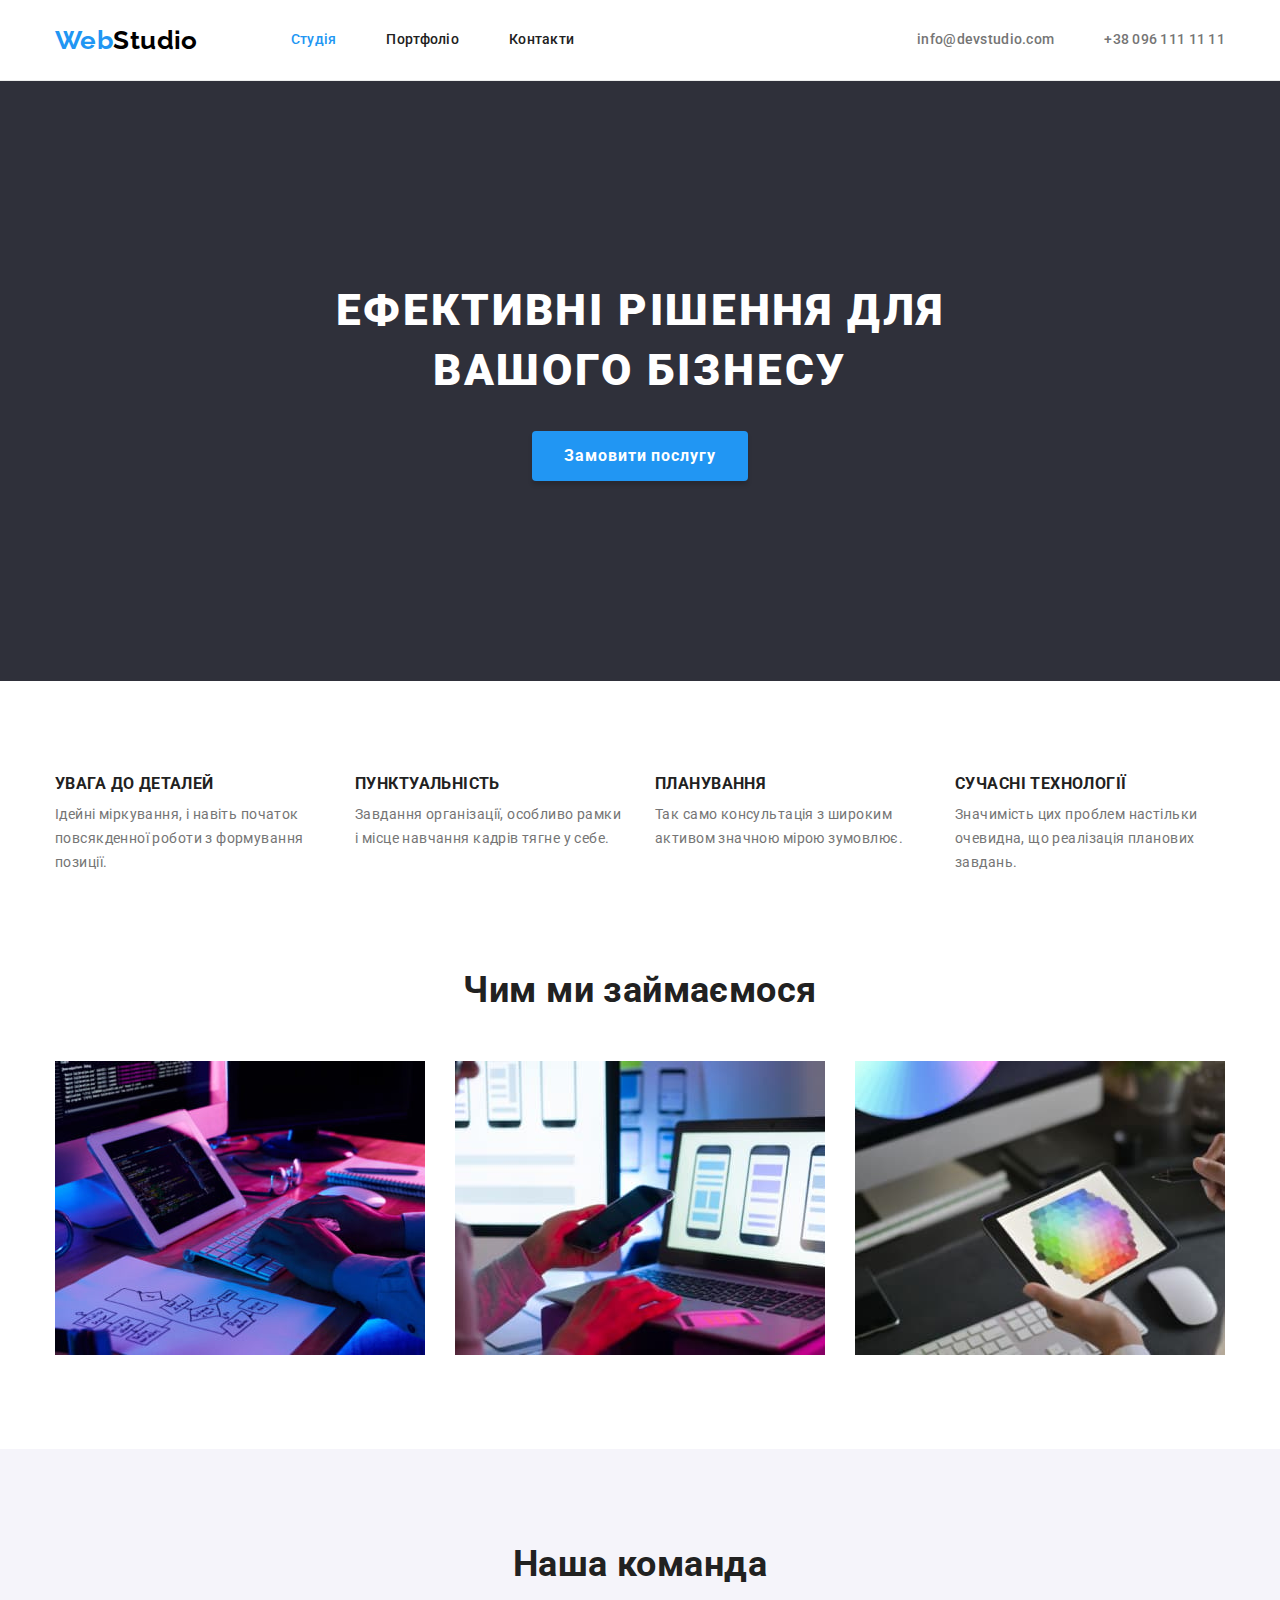
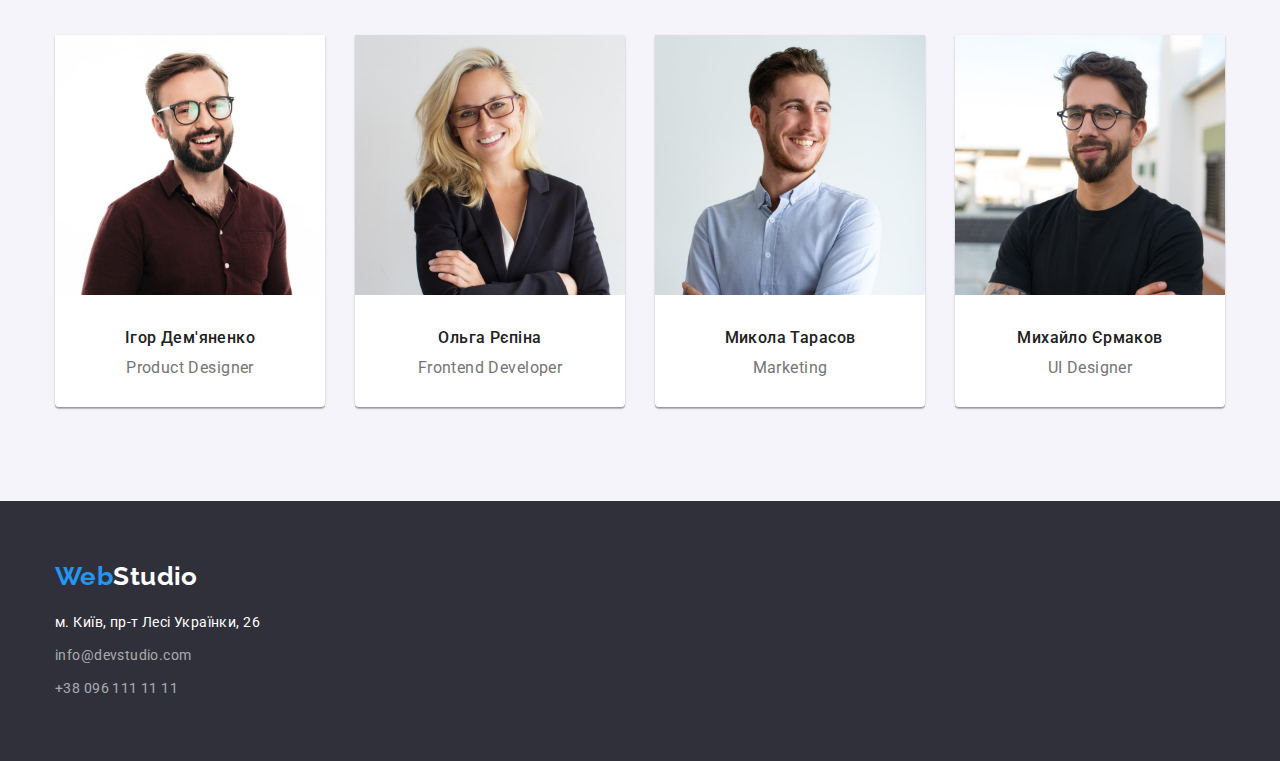
<file: index.html>
<!DOCTYPE html>
<html lang="uk">
  <head>
    <meta charset="UTF-8" />
    <meta http-equiv="X-UA-Compatible" content="IE=edge" />
    <meta name="viewport" content="width=device-width, initial-scale=1.0" />
    <title>Студія</title>
    <link
      rel="stylesheet"
      href="https://cdn.jsdelivr.net/npm/modern-normalize@1.1.0/modern-normalize.min.css"
    />
    <link
      href="https://fonts.googleapis.com/css2?family=Raleway:wght@700&family=Roboto:wght@400;500;700;900&display=swap"
      rel="stylesheet"
    />
    <link rel="stylesheet" href="./CSS/styles.css" />
  </head>
  <body>
    <!-- Шапка -->
    <header class="header">
      <div class="container">
        <nav class="header-nav">
          <a href="./index.html" class="logo">
            <span class="logo-part">Web</span>Studio</a
          >
          <ul class="nav-list">
            <li>
              <a class="nav-list-item current" href="./index.html">Студія</a>
            </li>
            <li>
              <a class="nav-list-item" href="./portfolio.html">Портфоліо</a>
            </li>
            <li><a class="nav-list-item" href="">Контакти</a></li>
          </ul>
        </nav>

        <ul class="contacts-list">
          <li>
            <a href="mailto:info@devstudio.com" class="header-contacts"
              >info@devstudio.com</a
            >
          </li>
          <li>
            <a href="tel:+380961111111" class="header-contacts"
              >+38 096 111 11 11</a
            >
          </li>
        </ul>
      </div>
    </header>

    <main>
      <!-- Герой -->

      <section class="hero">
        <h1 class="hero-title">Ефективні рішення для вашого бізнесу</h1>
        <button type="button" class="button-hero">Замовити послугу</button>
      </section>

      <!-- Переваги -->
      <section class="section benefits-section">
        <div class="container">
          <ul class="benefits-list">
            <li class="list">
              <h3 class="benefits-title">УВАГА ДО ДЕТАЛЕЙ</h3>
              <p class="benefits-item">
                Ідейні міркування, і навіть початок повсякденної роботи з
                формування позиції.
              </p>
            </li>
            <li class="list">
              <h3 class="benefits-title">ПУНКТУАЛЬНІСТЬ</h3>
              <p class="benefits-item">
                Завдання організації, особливо рамки і місце навчання кадрів
                тягне у себе.
              </p>
            </li>
            <li class="list">
              <h3 class="benefits-title">ПЛАНУВАННЯ</h3>
              <p class="benefits-item">
                Так само консультація з широким активом значною мірою зумовлює.
              </p>
            </li>
            <li class="list">
              <h3 class="benefits-title">СУЧАСНІ ТЕХНОЛОГІЇ</h3>
              <p class="benefits-item">
                Значимість цих проблем настільки очевидна, що реалізація
                планових завдань.
              </p>
            </li>
          </ul>
        </div>
      </section>
      <!-- Види діяльності -->
      <section class="section">
        <div class="container">
          <h2 class="section-title">Чим ми займаємося</h2>
          <ul class="work-list">
            <li>
              <img
                src="./images/picture1.jpg"
                alt="Десктопні додатки"
                width="370"
                height="294"
              />
            </li>
            <li>
              <img
                src="./images/picture2.jpg"
                alt="Мобільні додатки"
                width="370"
                height="294"
              />
            </li>
            <li>
              <img
                src="./images/picture3.jpg"
                alt="Дизайнерські рішення"
                width="370"
                height="294"
              />
            </li>
          </ul>
        </div>
      </section>
      <!-- команда -->
      <section class="section section-team">
        <div class="container">
          <h2 class="section-title">Наша команда</h2>
          <ul class="team-list">
            <li class="team-item">
              <img
                src="./images/photo1.jpg "
                alt="Фото Ігор Дем'яненко"
                width="270"
                height="260"
              />
              <h3 class="team-title">Ігор Дем'яненко</h3>
              <p lang="en" class="team-text">Product Designer</p>
            </li>
            <li class="team-item">
              <img
                src="./images/photo2.jpg"
                alt="Фото Ольги Рєпіної"
                width="270"
                height="260"
              />
              <h3 class="team-title">Ольга Рєпіна</h3>
              <p lang="en" class="team-text">Frontend Developer</p>
            </li>
            <li class="team-item">
              <img
                src="./images/photo3.jpg"
                alt="Фото Миколи Тарасова"
                width="270"
                height="260"
              />
              <h3 class="team-title">Микола Тарасов</h3>
              <p lang="en" class="team-text">Marketing</p>
            </li>
            <li class="team-item">
              <img
                src="./images/photo4.jpg"
                alt="Фото Михайла Єрмакова"
                width="270"
                height="260"
              />
              <h3 class="team-title">Михайло Єрмаков</h3>
              <p lang="en" class="team-text">UI Designer</p>
            </li>
          </ul>
        </div>
      </section>
    </main>

    <!-- футер -->
    <footer>
      <div class="container">
        <a href="/index.html" class="logo-footer"
          ><span class="logo-part">Web</span>Studio
        </a>
        <address>
          <p class="foot-adress">м. Київ, пр-т Лесі Українки, 26</p>
          <ul class="footer-list">
            <li class="list">
              <a href="mailto:info@devstudio.com" class="footer-contacts"
                >info@devstudio.com</a
              >
            </li>
            <li class="list">
              <a href="tel:+380961111111" class="footer-contacts"
                >+38 096 111 11 11</a
              >
            </li>
          </ul>
        </address>
      </div>
    </footer>
  </body>
</html>
</file>
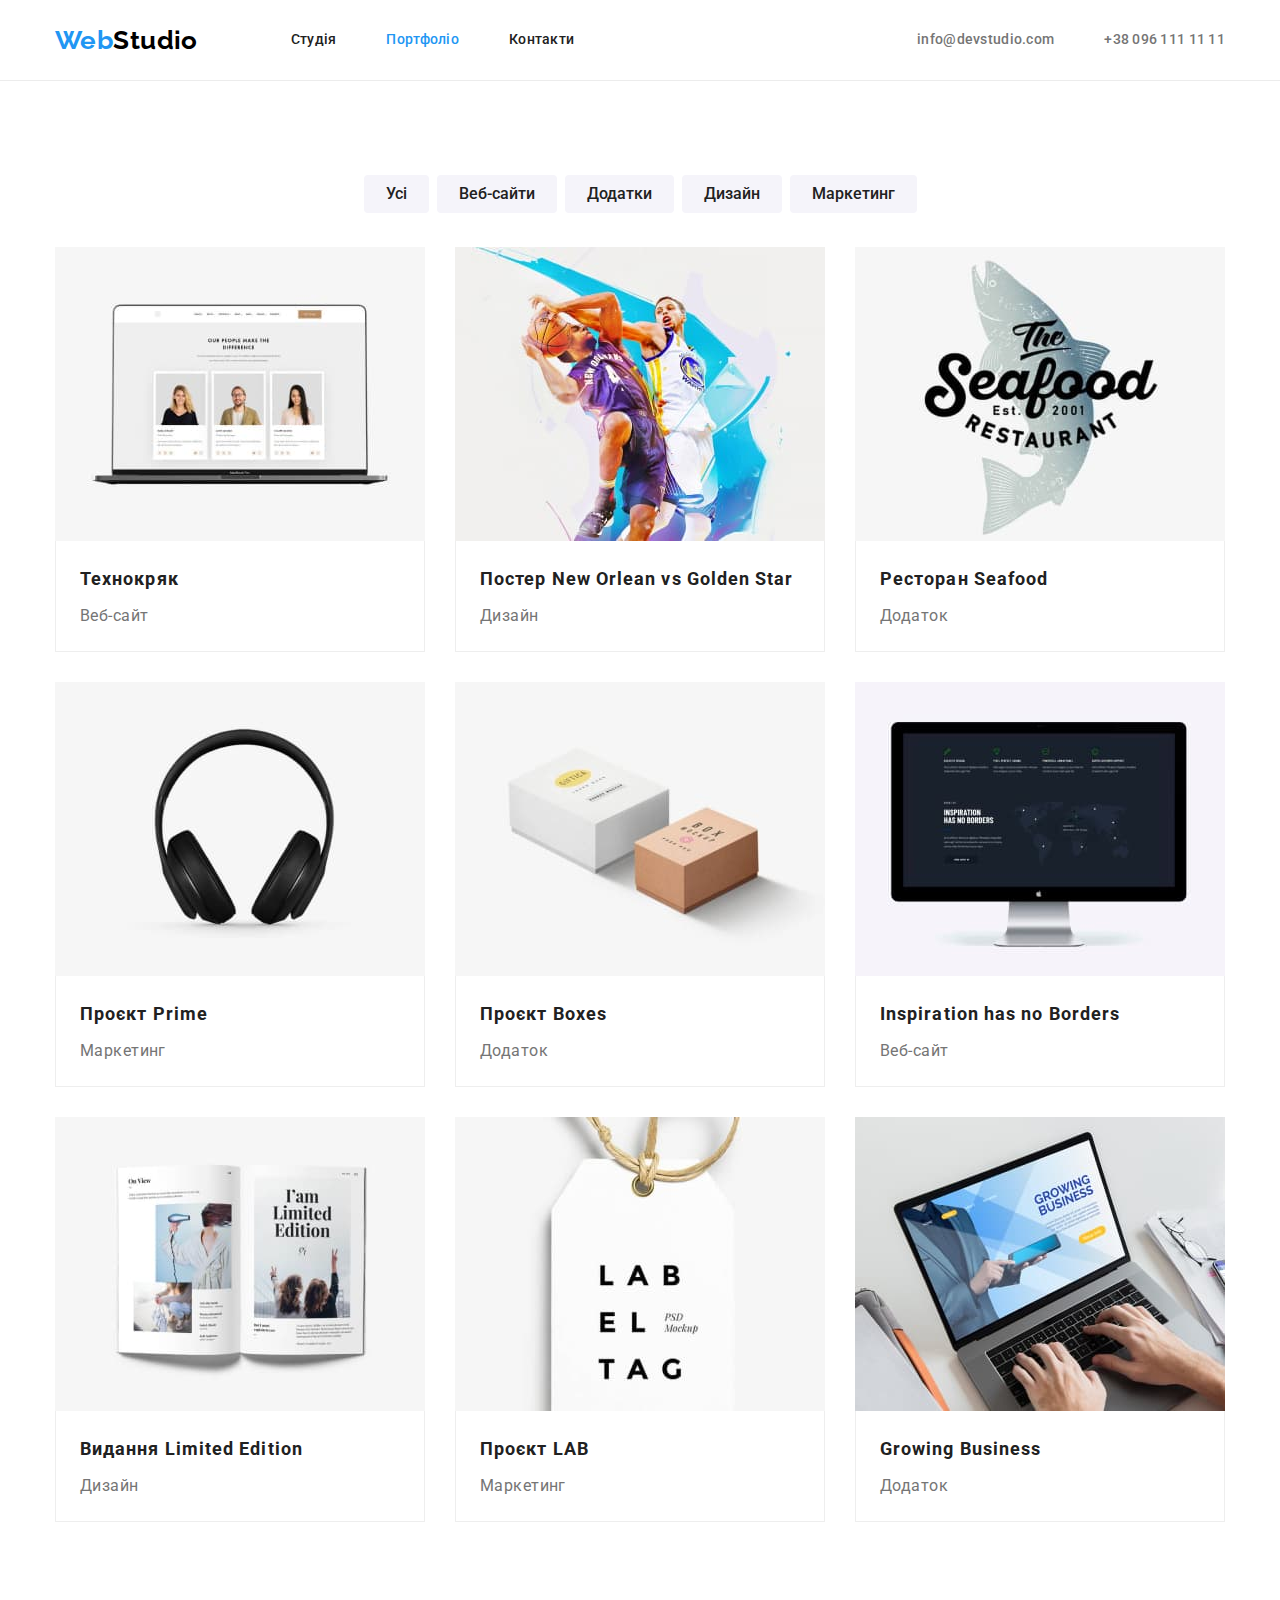
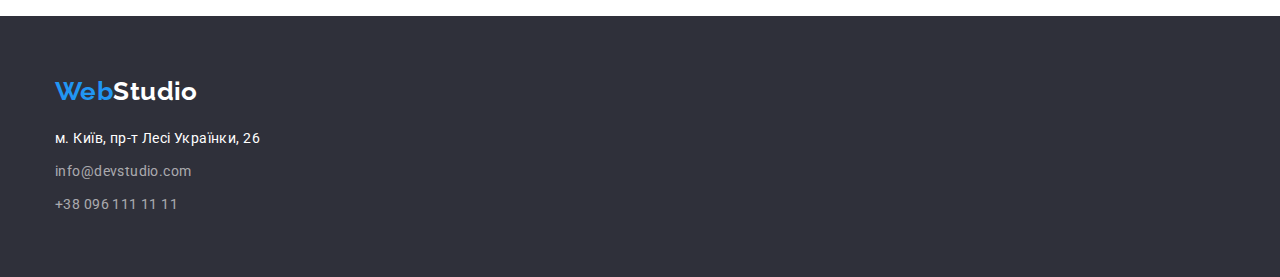
<file: portfolio.html>
<!DOCTYPE html>
<html lang="uk">
  <head>
    <meta charset="UTF-8" />
    <meta http-equiv="X-UA-Compatible" content="IE=edge" />
    <meta name="viewport" content="width=device-width, initial-scale=1.0" />
    <title>Портфоліо</title>
    <link
      rel="stylesheet"
      href="https://cdn.jsdelivr.net/npm/modern-normalize@1.1.0/modern-normalize.min.css"
    />
    <link
      href="https://fonts.googleapis.com/css2?family=Raleway:wght@700&family=Roboto:wght@400;500;700;900&display=swap"
      rel="stylesheet"
    />
    <link rel="stylesheet" href="./CSS/styles.css" />
  </head>
  <body>
    <!-- шапка -->
    <header class="header">
      <div class="container">
        <nav class="header-nav">
          <a class="logo" href="./index.html">
            <span class="logo-part">Web</span>Studio</a
          >
          <ul class="nav-list">
            <li><a class="nav-list-item" href="./index.html">Студія</a></li>
            <li>
              <a class="nav-list-item current" href="./portfolio.html"
                >Портфоліо</a
              >
            </li>
            <li><a class="nav-list-item" href="#">Контакти</a></li>
          </ul>
        </nav>

        <ul class="contacts-list">
          <li>
            <a href="mailto:info@devstudio.com" class="header-contacts"
              >info@devstudio.com</a
            >
          </li>
          <li>
            <a href="tel:+380961111111" class="header-contacts"
              >+38 096 111 11 11</a
            >
          </li>
        </ul>
      </div>
    </header>
    <!-- main -->
    <main class="main">
      <section class="section section-project">
        <div class="container">
          <!-- Фільтри -->
          <ul class="filter-list">
            <li class="list">
              <button class="filter-button" type="button">Усі</button>
            </li>
            <li class="list">
              <button class="filter-button" type="button">Веб-сайти</button>
            </li>
            <li class="list">
              <button class="filter-button" type="button">Додатки</button>
            </li>
            <li class="list">
              <button class="filter-button" type="button">Дизайн</button>
            </li>
            <li class="list">
              <button class="filter-button" type="button">Маркетинг</button>
            </li>
          </ul>
          <!-- Проекти -->
          <ul class="project-list">
            <li class="list">
              <a href="">
                <img
                  src="./images/portfolio-photo1.jpg"
                  alt="Фото команди вебсайту"
                  width="370"
                  height="294"
                />
                <div class="border">
                  <h2 class="project-title">Технокряк</h2>
                  <p class="project-type">Веб-сайт</p>
                </div>
              </a>
            </li>
            <li class="list">
              <a href="">
                <img
                  src="./images/portfolio-photo2.jpg"
                  alt="Два баскетболіста у стрибку з м'ячем"
                  width="370"
                  height="294"
                />
                <div class="border">
                  <h2 class="project-title">
                    Постер New Orlean vs Golden Star
                  </h2>
                  <p class="project-type">Дизайн</p>
                </div>
              </a>
            </li>
            <li class="list">
              <a href="">
                <img
                  src="./images/portfolio-photo3.jpg"
                  alt="Логотип риби та назва ресторану "
                  width="370"
                  height="294"
                />
                <div class="border">
                  <h2 class="project-title">Ресторан Seafood</h2>
                  <p class="project-type">Додаток</p>
                </div>
              </a>
            </li>
            <li class="list">
              <a href="">
                <img
                  src="./images/portfolio-photo4.jpg"
                  alt="Навушники "
                  width="370"
                  height="294"
                />
                <div class="border">
                  <h2 class="project-title">Проєкт Prime</h2>
                  <p class="project-type">Маркетинг</p>
                </div>
              </a>
            </li>
            <li class="list">
              <a href="">
                <img
                  src="./images/portfolio-photo5.jpg"
                  alt="Коричнева та біла коробки"
                  width="370"
                  height="294"
                />
                <div class="border">
                  <h2 class="project-title">Проєкт Boxes</h2>
                  <p class="project-type">Додаток</p>
                </div>
              </a>
            </li>
            <li class="list">
              <a href="">
                <img
                  src="./images/portfolio-photo6.jpg"
                  alt="Екран монітора з вебсайтом"
                  width="370"
                  height="294"
                />
                <div class="border">
                  <h2 class="project-title">Inspiration has no Borders</h2>
                  <p class="project-type">Веб-сайт</p>
                </div>
              </a>
            </li>
            <li class="list">
              <a href="">
                <img
                  src="./images/portfolio-photo7.jpg"
                  alt="Розгорнутий журнал"
                  width="370"
                  height="294"
                />
                <div class="border">
                  <h2 class="project-title">Видання Limited Edition</h2>
                  <p class="project-type">Дизайн</p>
                </div>
              </a>
            </li>
            <li class="list">
              <a href="">
                <img
                  src="./images/portfolio-photo8.jpg"
                  alt="Ярлик"
                  width="370"
                  height="294"
                />
                <div class="border">
                  <h2 class="project-title">Проєкт LAB</h2>
                  <p class="project-type">Маркетинг</p>
                </div>
              </a>
            </li>
            <li class="list">
              <a href="">
                <img
                  src="./images/portfolio-photo9.jpg"
                  alt="Монітор ноутбука, де відображений додаток"
                  width="370"
                  height="294"
                />
                <div class="border">
                  <h2 class="project-title">Growing Business</h2>
                  <p class="project-type">Додаток</p>
                </div>
              </a>
            </li>
          </ul>
        </div>
      </section>
    </main>

    <!-- футер -->
    <footer class="footer">
      <div class="container">
        <a href="/index.html" class="logo-footer"
          ><span class="logo-part">Web</span>Studio</a
        >
        <address>
          <p class="foot-adress">м. Київ, пр-т Лесі Українки, 26</p>
          <ul class="footer-list">
            <li class="list">
              <a href="mailto:info@devstudio.com" class="footer-contacts"
                >info@devstudio.com</a
              >
            </li>
            <li>
              <a href="tel:+380961111111" class="footer-contacts"
                >+38 096 111 11 11</a
              >
            </li>
          </ul>
        </address>
      </div>
    </footer>
  </body>
</html>
</file>
<file: CSS/styles.css>
/* Змінні */
:root {
  --primary-text-color: #757575;
  --secondary-text-color: #212121;
  --accent-color: #2196f3;
  --bgd-color: #ffffff;
  --primary-logo-color: #000000;
  --secondary-bgd-color: #2f303a;
  --button-hero-bgd-color: #188ce8;
  --footer-contacts-color: rgba(255, 255, 255, 0.6);
  --bgd-team-color: #f5f4fa;
}
/* Глобальні стилі */
body {
  background-color: var(--bgd-color);
  color: var(--primary-text-color);

  font-family: Roboto, sans-serif;
  font-size: 14px;
  letter-spacing: 0.03em;
}
ul {
  list-style: none;
  padding-left: 0;
}
a {
  text-decoration: none;
}

h1,
h2,
h3,
ul,
p {
  margin: 0 0;
}

.container {
  width: 1200px;
  margin: 0 auto;
  padding: 0 15px;
}

/* Хедер */

.header {
  border-bottom: 1px solid #ececec;
}

.header > .container {
  display: flex;
  justify-content: space-between;
  align-items: center;
}

.header-nav {
  display: flex;
  align-items: center;
}
/* Студія */

/* Логотип */
.logo {
  margin-right: 93px;
  font-family: Raleway, sans-serif;
  font-style: normal;
  font-weight: 700;
  font-size: 26px;
  line-height: 1.19;
  color: var(--primary-logo-color);
}
.logo-part {
  color: var(--accent-color);
}
.logo-header {
  margin-right: 93px;
}
/* Навігація та контакти*/
.nav-list {
  display: flex;
  align-items: center;
  gap: 50px;
}
.nav-list,
.contacts-list {
  font-weight: 500;
  line-height: 1.14;
  letter-spacing: 0.02em;
}
.nav-list-item {
  display: inline-block;
  padding: 32px 0;
  color: var(--secondary-text-color);
}

.contacts-list {
  display: flex;
  gap: 50px;
}

.header-contacts {
  display: inline-block;
  padding: 32px 0;
  color: var(--primary-text-color);
}
.nav-list-item:hover,
.header-contacts:hover,
.nav-list-item:focus,
.header-contacts:focus {
  color: var(--accent-color);
}
.nav-list-item.current {
  /* Надає колір поточній вкладці */
  color: var(--accent-color);
}
/* Main */
.section-title {
  font-size: 36px;
  line-height: 1.17;
  text-align: center;
  color: var(--secondary-text-color);
  margin-bottom: 50px;
}

.section {
  padding-bottom: 94px;
}
/* Секція Герой */
.hero {
  background-color: var(--secondary-bgd-color);
  text-align: center;

  padding: 200px 0;
}
.hero-title {
  font-weight: 900;
  font-size: 44px;
  max-width: 696px;
  line-height: 1.36;
  letter-spacing: 0.06em;
  color: var(--bgd-color);

  text-align: center;
  text-transform: uppercase;

  margin: 0 auto;
  margin-bottom: 30px;
}
.button-hero {
  font-weight: 700;
  font-size: 16px;
  line-height: 1.88;
  letter-spacing: 0.06em;
  color: var(--bgd-color);
  background-color: var(--accent-color);

  text-align: center;
  min-width: 216px;

  cursor: pointer;
  box-shadow: 0px 4px 4px rgba(0, 0, 0, 0.15);
  padding: 10px 32px;
  border-radius: 4px;
  border: none;
}
.button-hero:hover,
.button-hero:focus {
  background-color: var(--button-hero-bgd-color);
}
/* Переваги */
.benefits-list {
  display: flex;
  justify-content: space-between;
}
.benefits-title {
  line-height: 1.14;
  color: var(--secondary-text-color);

  text-transform: uppercase;
  margin-bottom: 10px;
}
.benefits-item {
  line-height: 1.71;
}

.benefits-list .list {
  width: 270px;
}

.benefits-section {
  padding-top: 94px;
}
/* Види діяльності */
.work-list img {
  display: block;
}

.work-list {
  display: flex;
  justify-content: space-between;
}

/* Команда */
.section-team {
  background-color: var(--bgd-team-color);
  padding-top: 94px;
}
.team-item {
  background-color: var(--bgd-color);
  text-align: center;
  box-shadow: 0px 1px 3px rgba(0, 0, 0, 0.12), 0px 1px 1px rgba(0, 0, 0, 0.14),
    0px 2px 1px rgba(0, 0, 0, 0.2);
  border-radius: 0px 0px 4px 4px;

  padding-bottom: 30px;
}

.team-title {
  font-weight: 500;
  font-size: 16px;
  line-height: 1.19;
  color: var(--secondary-text-color);

  margin-bottom: 10px;
}
.team-text {
  font-size: 16px;
  line-height: 1.19;
}

.team-list {
  display: flex;
  justify-content: space-between;
}
.team-list {
  text-align: center;
}

.team-list img {
  margin-bottom: 30px;
}
/* Footer */
footer {
  background-color: var(--secondary-bgd-color);
  padding: 60px 0;
}
.logo-footer {
  display: inline-block;
  font-family: "Raleway";
  font-style: normal;
  font-weight: 700;
  font-size: 26px;
  line-height: 1.19;
  color: var(--bgd-color);

  text-shadow: none;

  margin-bottom: 20px;
}
.foot-adress {
  line-height: 1.71;
  color: var(--bgd-color);

  margin-bottom: 9px;
}
.footer-list .list:not(:last-child) {
  margin-bottom: 9px;
}
.footer-contacts {
  line-height: 1.71;
  color: var(--footer-contacts-color);
}
.footer-contacts:hover,
.footer-contacts:focus {
  color: var(--accent-color);
}
address {
  font-style: normal;
}
/* Портфоліо */
/* Main */
.section-project {
  padding-top: 94px;
}
/* Фільтри */
.filter-list {
  display: flex;
  justify-content: center;
  margin-bottom: 34px;
}
.filter-list .list:not(:last-child) {
  margin-right: 8px;
}
.filter-list button {
  font-weight: 500;
  font-size: 16px;
  line-height: 1.63;
  color: var(--secondary-text-color);

  cursor: pointer;
  border: none;
  background-color: #f5f4fa;
  border-radius: 4px;

  padding: 6px 22px;
}
.filter-button:hover,
.filter-button:focus {
  color: var(--bgd-color);
  background-color: var(--accent-color);
  box-shadow: 0px 3px 1px rgba(0, 0, 0, 0.1), 0px 1px 2px rgba(0, 0, 0, 0.08),
    0px 2px 2px rgba(0, 0, 0, 0.12);
}

/* Проекти */
.project-list {
  display: flex;
  flex-wrap: wrap;
  gap: 30px;
}

.project-list .border {
  border-bottom: 1px solid #eeeeee;
  border-right: 1px solid #eeeeee;
  border-left: 1px solid #eeeeee;
  padding: 20px 24px;
}

.project-title {
  font-size: 18px;
  line-height: 2;
  letter-spacing: 0.06em;
  color: var(--secondary-text-color);

  margin-bottom: 4px;
}
.project-type {
  font-size: 16px;
  line-height: 1.88;
  color: var(--primary-text-color);
}
.project-list img {
  display: block;
}
</file>
